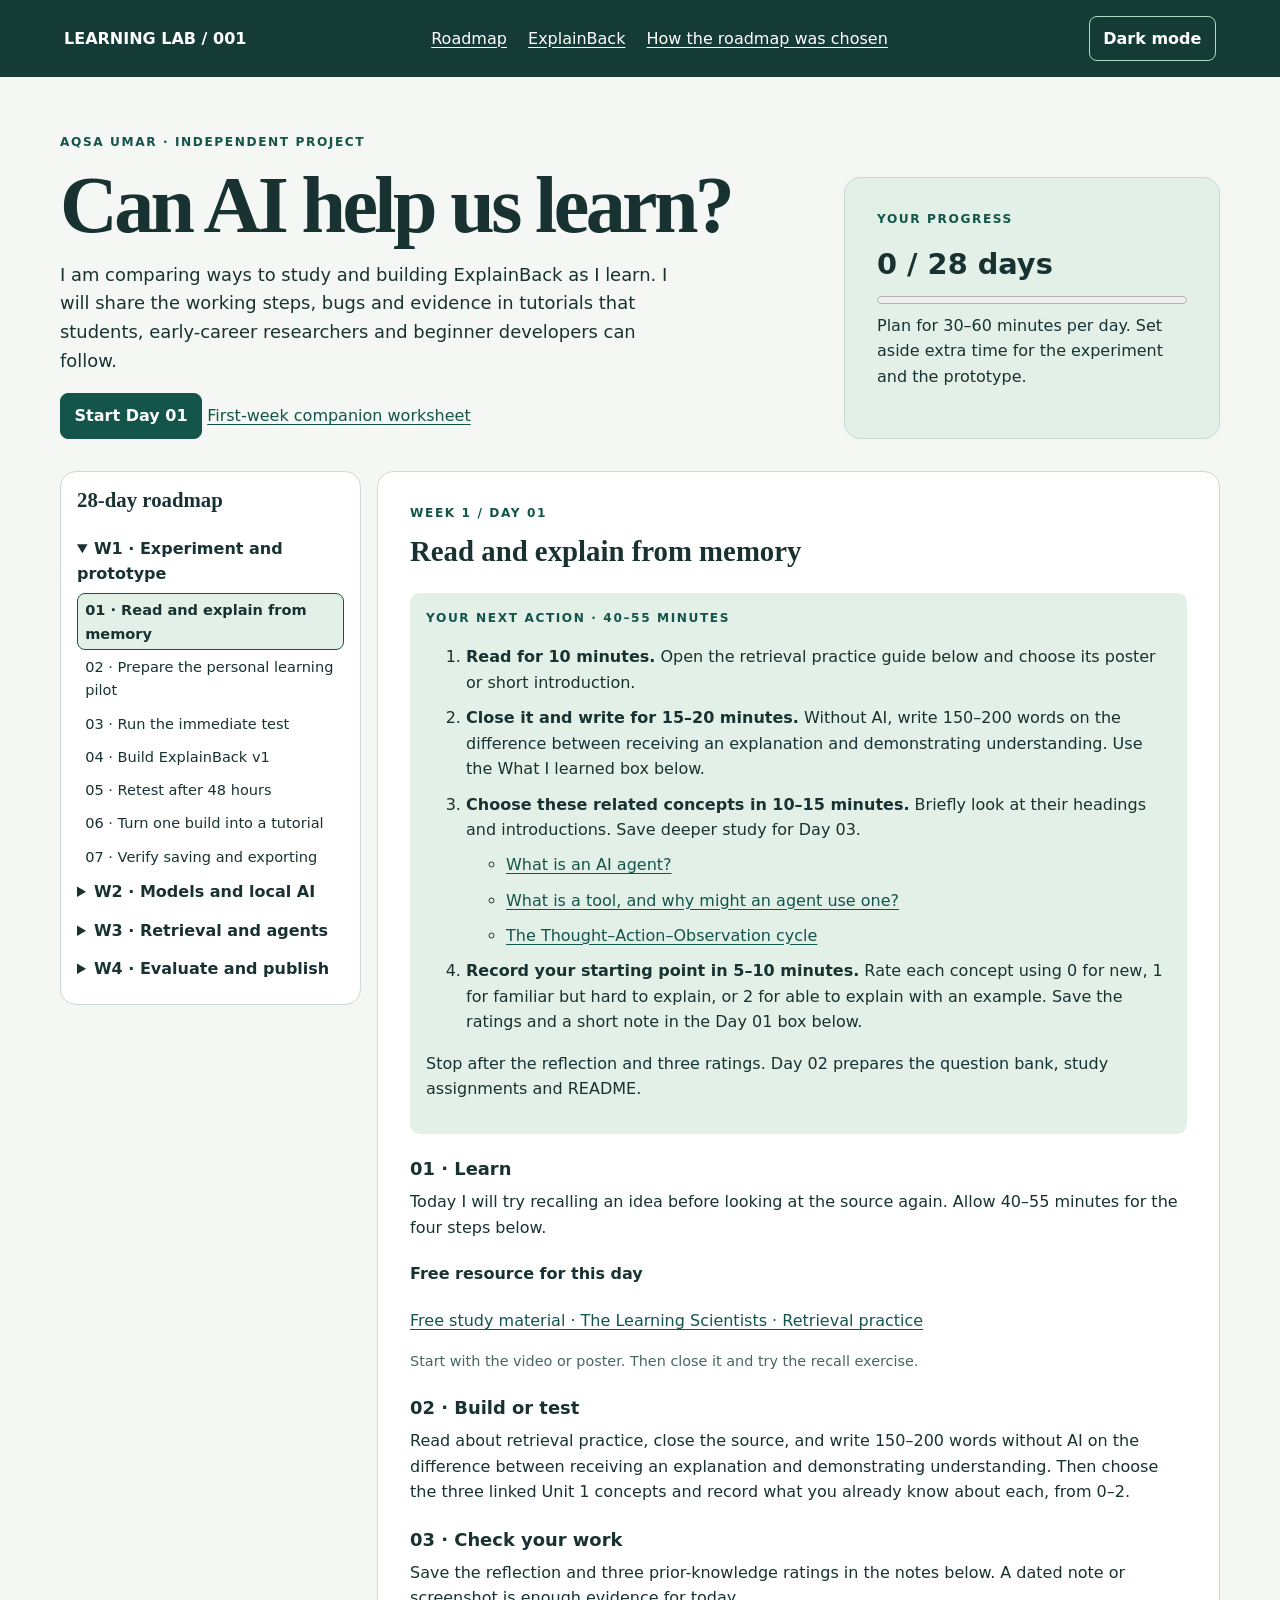
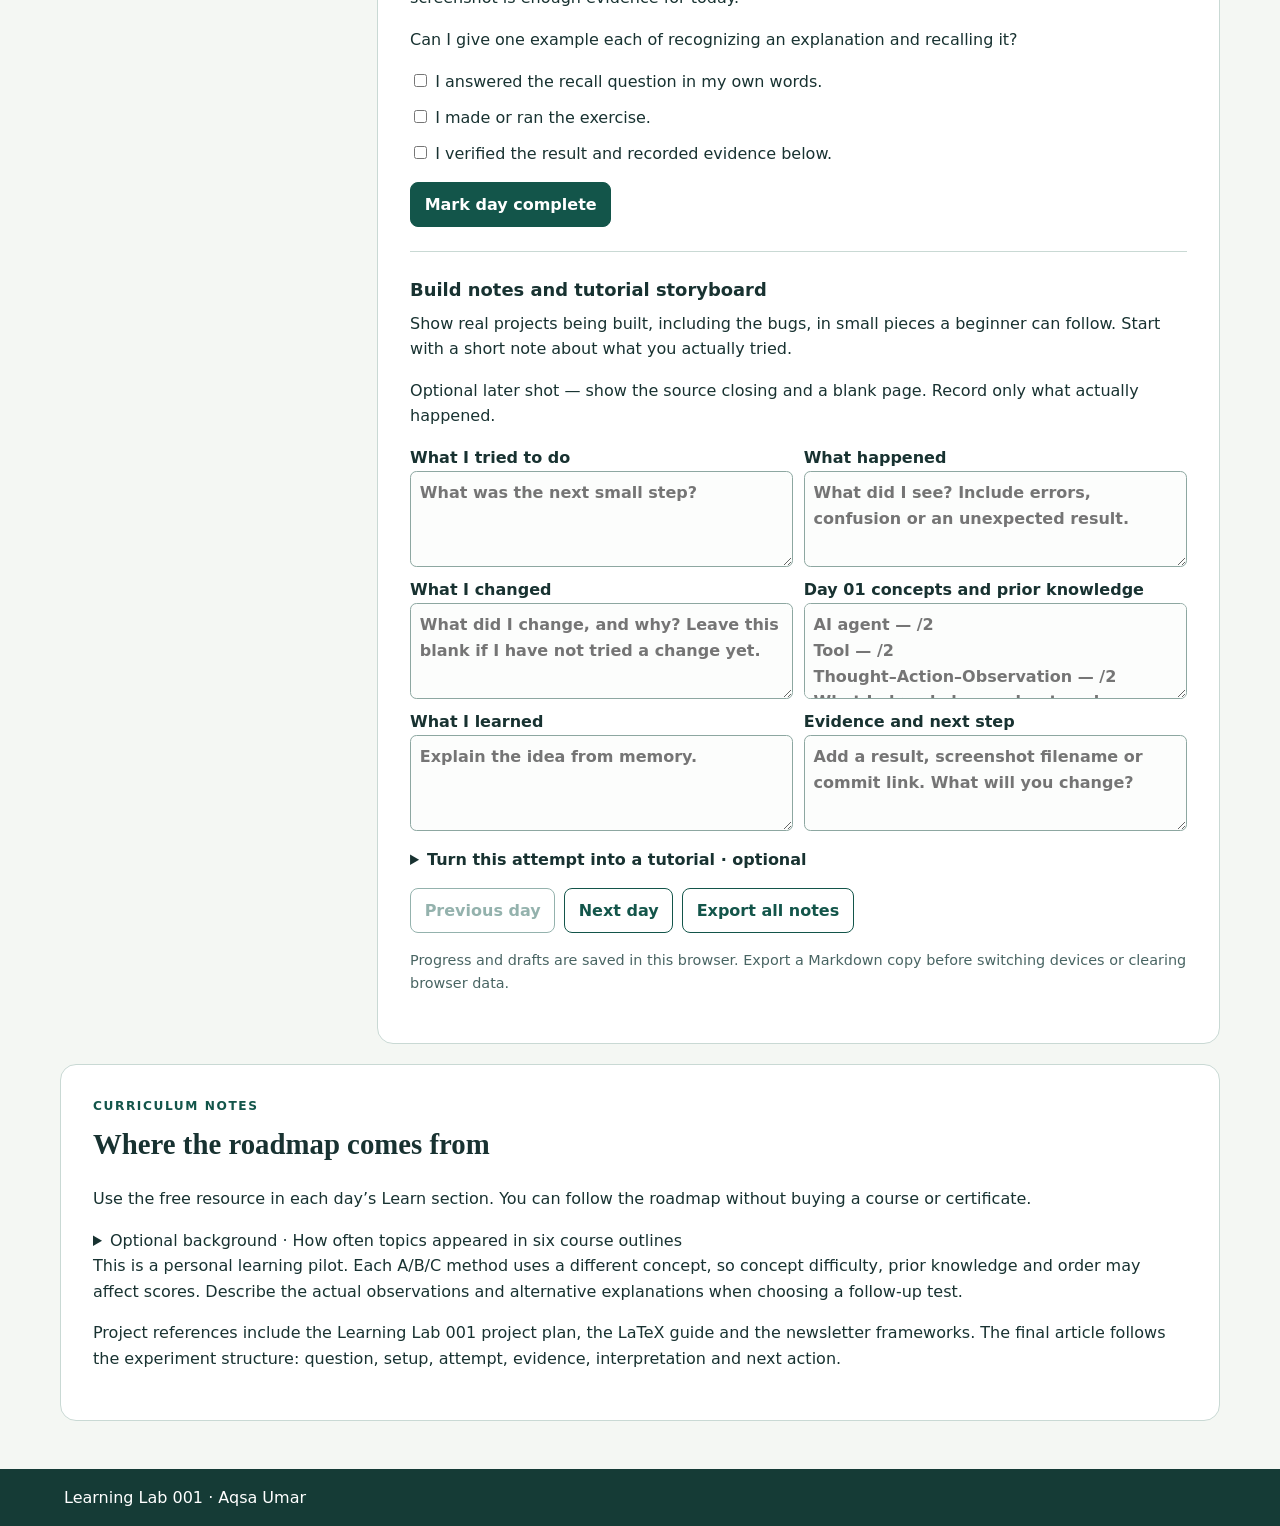
<file: index.html>
<!doctype html>
<html lang="en">
<meta charset="utf-8">
<meta name="viewport" content="width=device-width, initial-scale=1">
<title>Learning Lab 001 · Aqsa Umar</title>
<script src="theme.js"></script>
<link rel="stylesheet" href="style.css?v=theme-1">
<header class="top"><strong>LEARNING LAB / 001</strong><nav><a href="#roadmap">Roadmap</a> <a href="explainback.html">ExplainBack</a> <a href="#sources">How the roadmap was chosen</a></nav><button id="themeToggle" type="button" aria-label="Dark mode" aria-pressed="false">Dark mode</button></header>
<main>
<section class="hero">
<div><p class="eyebrow">AQSA UMAR · INDEPENDENT PROJECT</p>
<h1>Can AI help us learn?</h1>
<p class="intro">I am comparing ways to study and building ExplainBack as I learn. I will share the working steps, bugs and evidence in tutorials that students, early-career researchers and beginner developers can follow.</p>
<button id="resume">Start Day 01</button> <a href="HELPING-MATERIAL.md">First-week companion worksheet</a></div>
<aside><p class="eyebrow">YOUR PROGRESS</p><strong id="count">0 / 28 days</strong><progress id="progress" max="28" value="0"></progress><p>Plan for 30–60 minutes per day. Set aside extra time for the experiment and the prototype.</p></aside>
</section>
<section id="roadmap" class="workspace">
<aside class="rail"><h2>28-day roadmap</h2><div id="days"></div></aside>
<article id="lesson" tabindex="-1">
<p class="eyebrow" id="dayLabel"></p><h2 id="dayTitle"></h2>
<section id="dayOnePlan" hidden aria-label="Day 1 session plan">
<p class="eyebrow">YOUR NEXT ACTION · 40–55 MINUTES</p>
<ol>
<li><strong>Read for 10 minutes.</strong> Open the retrieval practice guide below and choose its poster or short introduction.</li>
<li><strong>Close it and write for 15–20 minutes.</strong> Without AI, write 150–200 words on the difference between receiving an explanation and demonstrating understanding. Use the What I learned box below.</li>
<li><strong>Choose these related concepts in 10–15 minutes.</strong> Briefly look at their headings and introductions. Save deeper study for Day 03.
<ul>
<li><a href="https://huggingface.co/learn/agents-course/en/unit1/what-are-agents" target="_blank" rel="noopener">What is an AI agent?</a></li>
<li><a href="https://huggingface.co/learn/agents-course/en/unit1/tools" target="_blank" rel="noopener">What is a tool, and why might an agent use one?</a></li>
<li><a href="https://huggingface.co/learn/agents-course/en/unit1/agent-steps-and-structure" target="_blank" rel="noopener">The Thought–Action–Observation cycle</a></li>
</ul></li>
<li><strong>Record your starting point in 5–10 minutes.</strong> Rate each concept using 0 for new, 1 for familiar but hard to explain, or 2 for able to explain with an example. Save the ratings and a short note in the Day 01 box below.</li>
</ol>
<p>Stop after the reflection and three ratings. Day 02 prepares the question bank, study assignments and README.</p>
</section>
<h3>01 · Learn</h3><p id="concept"></p><h4>Free resource for this day</h4><a id="reading" target="_blank" rel="noopener"></a>
<h3>02 · Build or test</h3><p id="exercise"></p>
<h3>03 · Check your work</h3><p id="deliverable"></p><p id="recall"></p>
<div class="checks">
<label><input type="checkbox" data-check="learn"> I answered the recall question in my own words.</label>
<label><input type="checkbox" data-check="build"> I made or ran the exercise.</label>
<label><input type="checkbox" data-check="proof"> I verified the result and recorded evidence below.</label>
</div>
<button id="finish">Mark day complete</button><p id="feedback" role="status"></p>
<hr>
<h3>Build notes and tutorial storyboard</h3>
<p>Show real projects being built, including the bugs, in small pieces a beginner can follow. Start with a short note about what you actually tried.</p>
<p id="shot"></p>
<div class="notes">
<label>What I tried to do<textarea data-note="tried" placeholder="What was the next small step?"></textarea></label>
<label>What happened<textarea data-note="happened" placeholder="What did I see? Include errors, confusion or an unexpected result."></textarea></label>
<label>What I changed<textarea data-note="changed" placeholder="What did I change, and why? Leave this blank if I have not tried a change yet."></textarea></label>
<label>Day 01 concepts and prior knowledge<textarea data-note="baseline" placeholder="AI agent — /2&#10;Tool — /2&#10;Thought–Action–Observation — /2&#10;What I already know about each"></textarea></label>
<label>What I learned<textarea data-note="learning" placeholder="Explain the idea from memory."></textarea></label>
<label>Evidence and next step<textarea data-note="evidence" placeholder="Add a result, screenshot filename or commit link. What will you change?"></textarea></label>
</div>
<details><summary>Turn this attempt into a tutorial · optional</summary>
<p>Question → source → explanation in my words → small build → test or failure → what I learned → reader exercise. Use the notes above for the explanation, test and learning.</p>
<div class="notes">
<label>Tutorial question<textarea data-note="question" placeholder="What small question does this attempt answer?"></textarea></label>
<label>Source<textarea data-note="source" placeholder="Title, link and the section I used"></textarea></label>
<label>Small build and what worked or did not<textarea data-note="build" placeholder="Show one step, its input, result and remaining problem."></textarea></label>
<label>Reader exercise<textarea data-note="readerExercise" placeholder="What can a beginner try with a clear input and way to check the result?"></textarea></label>
<label>Scene and visual<textarea data-note="scene" placeholder="Opening, setup, result, demo or next step. What appears on screen?"></textarea></label>
<label>Voiceover and duration<textarea data-note="voiceover" placeholder="What will I say? How many seconds will this shot take?"></textarea></label>
</div>
</details>
<div class="controls"><button id="prev" class="secondary">Previous day</button><button id="next" class="secondary">Next day</button><button id="export" class="secondary">Export all notes</button></div>
<p class="small">Progress and drafts are saved in this browser. Export a Markdown copy before switching devices or clearing browser data.</p><p role="status" id="storageError"></p>
</article></section>
<section id="sources" class="panel"><p class="eyebrow">CURRICULUM NOTES</p><h2>Where the roadmap comes from</h2>
<p>Use the free resource in each day’s Learn section. You can follow the roadmap without buying a course or certificate.</p>
<details><summary>Optional background · How often topics appeared in six course outlines</summary>
<p>This is one comparison for the whole roadmap. The counts stay the same when you select a different day. Some of these programs sell courses or certificates. The links here show what the programs cover.</p>
<div id="matrix"></div><ul id="sourceList"></ul>
</details>
<p>This is a personal learning pilot. Each A/B/C method uses a different concept, so concept difficulty, prior knowledge and order may affect scores. Describe the actual observations and alternative explanations when choosing a follow-up test.</p>
<p>Project references include the Learning Lab 001 project plan, the LaTeX guide and the newsletter frameworks. The final article follows the experiment structure: question, setup, attempt, evidence, interpretation and next action.</p></section>
</main>
<dialog id="missing"><form method="dialog"><h2>Some work is still open</h2><p id="missingText"></p><div class="controls"><button value="review" id="review">Review missing work</button><button value="continue" class="secondary" id="keep">Continue anyway</button></div></form></dialog>
<footer>Learning Lab 001 · Aqsa Umar</footer>
<script src="lessons.js"></script><script src="app.js"></script>
</html>
</file>
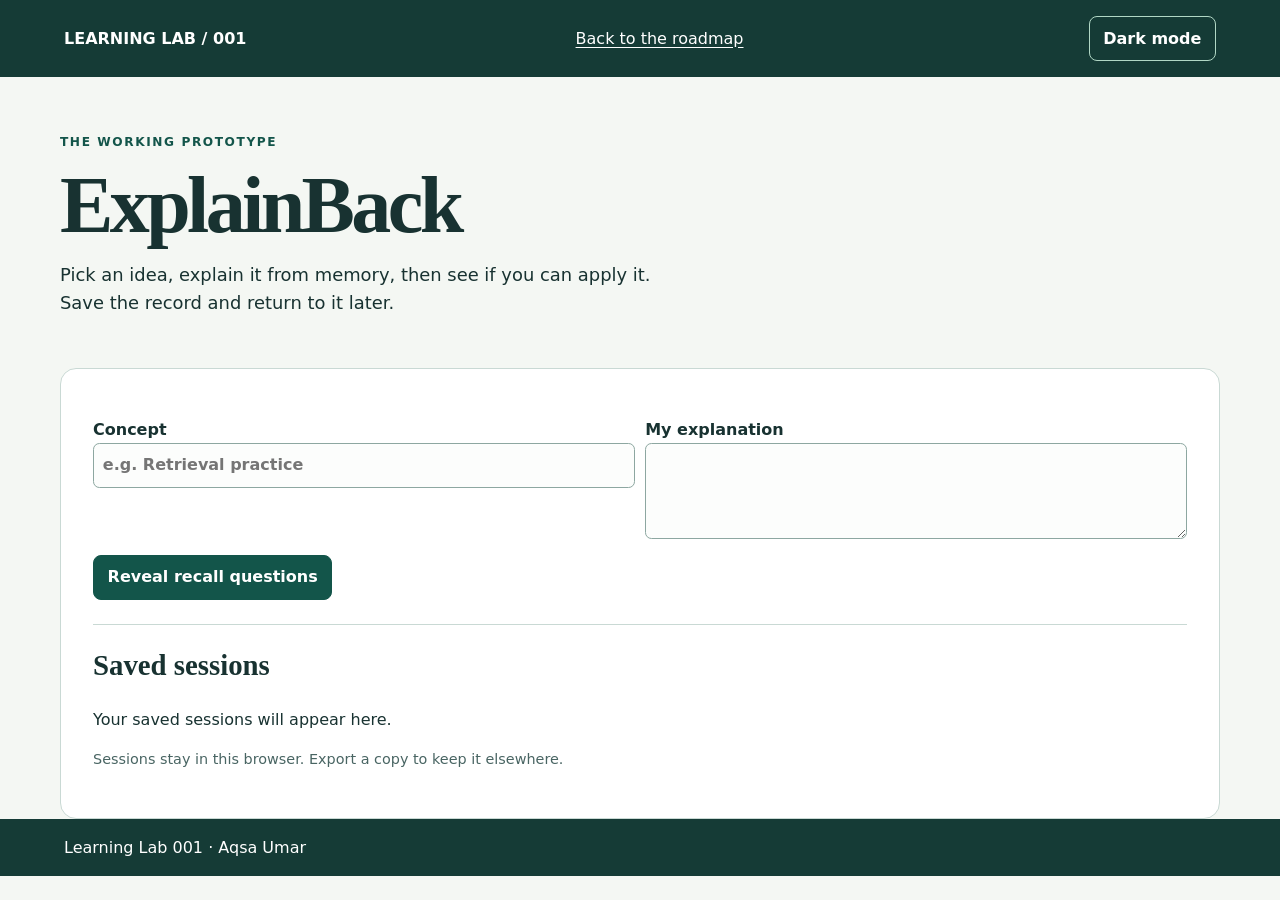
<file: explainback.html>
<!doctype html>
<html lang="en">
<meta charset="utf-8">
<meta name="viewport" content="width=device-width, initial-scale=1">
<title>ExplainBack · Learning Lab 001</title>
<script src="theme.js"></script>
<link rel="stylesheet" href="style.css?v=theme-1">
<header class="top"><strong>LEARNING LAB / 001</strong><nav><a href="index.html#roadmap">Back to the roadmap</a></nav><button id="themeToggle" type="button" aria-label="Dark mode" aria-pressed="false">Dark mode</button></header>
<main>
<section class="hero"><div><p class="eyebrow">THE WORKING PROTOTYPE</p><h1>ExplainBack</h1><p class="intro">Pick an idea, explain it from memory, then see if you can apply it. Save the record and return to it later.</p></div></section>
<article>
<form id="session">
<div class="notes">
<label>Concept<input name="concept" type="text" required placeholder="e.g. Retrieval practice"></label>
<label>My explanation<textarea name="explanation" required></textarea></label>
</div>
<button id="recallButton" type="button">Reveal recall questions</button>
<div id="recallBlock" hidden>
<div class="notes">
<label>What is a concrete example?<textarea name="example" disabled required></textarea></label>
<label>When would this idea fail or be misapplied?<textarea name="limits" disabled required></textarea></label>
</div>
<details><summary>Build notes for a future tutorial · optional</summary>
<p>Question → source → explanation in my words → small build → test or failure → what I learned → reader exercise. Your explanation and recall answers above stay part of the saved record.</p>
<div class="notes">
<label>Question<textarea name="question" placeholder="What was I trying to understand?"></textarea></label>
<label>Source<textarea name="source" placeholder="Title, link and section"></textarea></label>
<label>Small build I tried<textarea name="attempt" placeholder="One feature, change or exercise"></textarea></label>
<label>Test or failure<textarea name="outcome" placeholder="What happened? Include the error or confusion and what worked or did not."></textarea></label>
<label>What I changed<textarea name="changes" placeholder="What did I change after testing?"></textarea></label>
<label>Evidence<textarea name="evidence" placeholder="Screenshot filename, score or a working feature I checked"></textarea></label>
<label>What I learned<textarea name="learned" placeholder="My interpretation in my own words"></textarea></label>
<label>What I would try next<textarea name="next" placeholder="One small follow-up"></textarea></label>
<label>Reader exercise<textarea name="readerExercise" placeholder="Inputs, a small action and a way to check it"></textarea></label>
</div>
</details>
<button type="submit">Save session</button>
</div>
</form>
<p id="message" role="status"></p>
<hr>
<h2>Saved sessions</h2><div id="sessions"></div>
<p class="small">Sessions stay in this browser. Export a copy to keep it elsewhere.</p>
</article>
</main><footer>Learning Lab 001 · Aqsa Umar</footer>
<script src="explainback.js"></script>
</html>
</file>
<file: style.css>
:root{color-scheme:light;--ink:#183231;--muted:#496563;--line:#c9d9d4;--paper:#f4f7f3;--white:#fff;--green:#13554a;--mint:#e3f0e7}*{box-sizing:border-box}body{margin:0;background:var(--paper);color:var(--ink);font:16px/1.6 system-ui,sans-serif}a{color:var(--green);text-underline-offset:.2em}button,a,input,textarea{outline-offset:4px}button{font:inherit;font-weight:700;cursor:pointer;border:1px solid var(--green);border-radius:.5rem;padding:.55rem .85rem;background:var(--green);color:white}button:disabled{opacity:.45;cursor:default}.secondary{background:white;color:var(--green)}.top,footer{background:#153b36;color:white;padding:1rem max(5vw,calc((100% - 1160px)/2));display:flex;justify-content:space-between;gap:1rem;flex-wrap:wrap}.top a{color:white;margin-right:1rem}main{width:min(1160px,92%);margin:auto}.hero{padding:3.5rem 0 2rem;display:grid;grid-template-columns:2fr 1fr;align-items:end;gap:2rem}.hero aside,.panel,article,.rail{background:white;border:1px solid var(--line);border-radius:1rem;padding:clamp(1rem,3vw,2rem)}.hero aside{background:var(--mint)}.hero aside strong{font-size:1.8rem}progress{width:100%;accent-color:var(--green)}h1,h2,h3,p{margin-top:0}h1{font:700 clamp(2.8rem,7vw,5rem)/1 Georgia,serif;margin-bottom:1rem;letter-spacing:-.045em}h2{font:700 1.8rem/1.18 Georgia,serif}h3{margin:1.3rem 0 .35rem;font-size:1.12rem}.intro{max-width:56ch;font-size:1.12rem}.eyebrow{font-size:.76rem;font-weight:800;letter-spacing:.13em;color:var(--green)}.workspace{display:grid;grid-template-columns:minmax(235px,1fr) minmax(0,2.8fr);gap:1rem;align-items:start}.rail{padding:1rem}.rail h2{font-size:1.3rem}.rail summary{cursor:pointer;font-weight:750;padding:.4rem 0}.rail button{display:block;width:100%;text-align:left;background:white;color:var(--ink);border-color:transparent;font-weight:500;padding:.25rem .45rem;font-size:.91rem}.rail button[aria-current=true]{background:var(--mint);border-color:var(--green);font-weight:700}.checks,.notes{display:grid;gap:.65rem;margin:1rem 0}.notes{grid-template-columns:1fr 1fr}.notes label{font-weight:650}textarea,input[type=text]{width:100%;font:inherit;border:1px solid #8da7a1;border-radius:.4rem;padding:.55rem;background:#fcfdfc;color:var(--ink)}textarea{display:block;min-height:6rem;resize:vertical}.controls{display:flex;flex-wrap:wrap;gap:.55rem;margin-top:1rem}.small{font-size:.9rem;color:var(--muted);margin-top:1rem}hr{border:0;border-top:1px solid var(--line);margin:1.5rem 0}.panel{margin:1.2rem 0 3rem}dialog{border:1px solid var(--line);border-radius:1rem;padding:1.5rem;max-width:min(92vw,31rem);color:var(--ink)}dialog::backdrop{background:#0d2420aa}table{border-collapse:collapse;width:100%}th,td{padding:.55rem;text-align:left;border-bottom:1px solid var(--line)}[hidden]{display:none!important}@media(max-width:700px){.hero,.workspace,.notes{grid-template-columns:1fr}.hero{padding-top:2rem}.top{padding-inline:4%}}

#dayOnePlan{background:var(--mint);border-radius:.6rem;padding:1rem;margin:1rem 0}#dayOnePlan li{margin:.6rem 0}article details>summary{cursor:pointer;font-weight:700}article details{margin:1rem 0}a,summary{overflow-wrap:anywhere}
:root {
  --field: #fcfdfc;
  --button-text: #fff;
}
:root[data-theme="dark"] {
  color-scheme: dark;
  --ink: #e0eee8;
  --muted: #b1c9bf;
  --line: #425f54;
  --paper: #101c18;
  --white: #1a2c24;
  --green: #95d9b9;
  --mint: #244638;
  --field: #13221b;
  --button-text: #10281d;
}
.hero aside, .panel, article, .rail, .secondary, .rail button, dialog {
  background: var(--white);
}
.hero aside, .rail button[aria-current=true] {
  background: var(--mint);
}
textarea, input[type=text] {
  background: var(--field);
}
button {
  color: var(--button-text);
}
.secondary {
  color: var(--green);
}
.rail button {
  color: var(--ink);
}
input[type=checkbox] {
  accent-color: var(--green);
}
.top {
  align-items: center;
}
#themeToggle {
  background: transparent;
  border-color: #b1d7c5;
  color: #fff;
}
</file>
